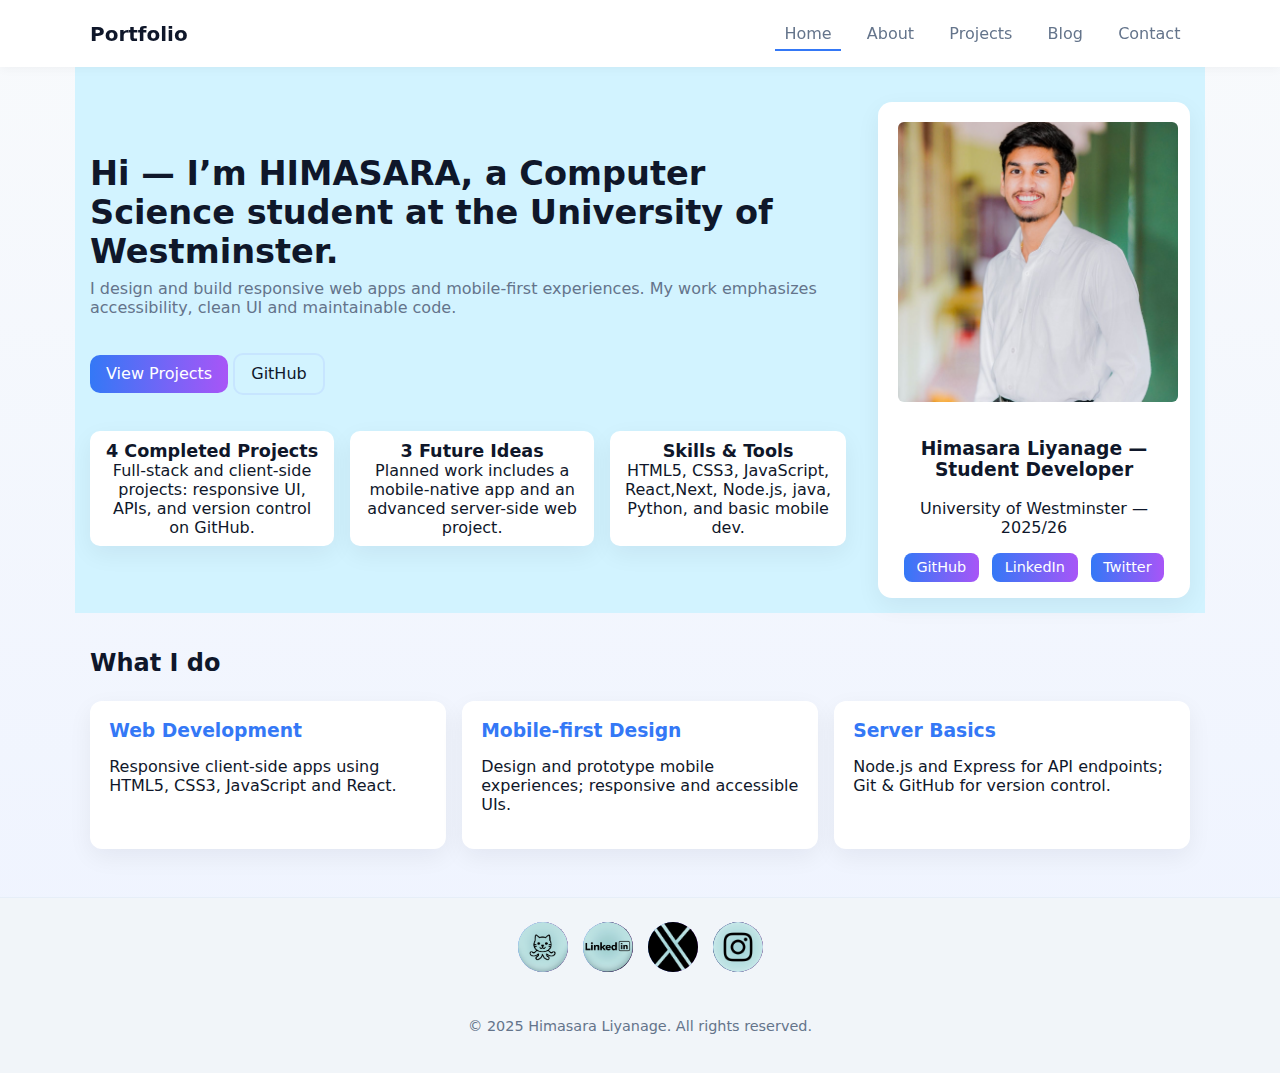
<file: index.html>
<!DOCTYPE html>
<html lang="en">
  <head>
    <meta charset="UTF-8" />
    <meta name="viewport" content="width=device-width, initial-scale=1.0" />
    <title>Index</title>
    <link rel="stylesheet" href="style.css" />
  </head>
  <body>
    <!----------- HEADER SECTION ----------->
    <header class="site-header">
      <div class="container header-inner">
        <a href="index.html" class="logo">Portfolio</a>

        <!-- Main Navigation Menu -->
        <nav class="main-nav" aria-label="Main navigation">
          <a href="index.html" class="active">Home</a>
          <a href="about.html">About</a>
          <a href="projects.html">Projects</a>
          <a href="blog.html">Blog</a>
          <a href="contact.html">Contact</a>
        </nav>
      </div>
    </header>

    <!------------ MAIN CONTENT ----------->
    <main>
      <!--------HERO SECTION-------->
      <section class="hero container">
        <div class="hero-inner">
          <div class="hero-copy">
            <h1>
              Hi — I’m <strong>HIMASARA</strong>, a Computer Science student at
              the University of Westminster.
            </h1>
            <p>
              I design and build responsive web apps and mobile-first
              experiences. My work emphasizes accessibility, clean UI and
              maintainable code.
            </p>
            <!---action buttons -->
            <p class="hero-cta">
              <a href="projects.html" class="btn">View Projects</a>
              <a
                href="https://github.com/Doom299"
                class="btn ghost"
                target="_blank"
                rel="noopener"
                >GitHub</a
              >
            </p>
            <!-- Quick Stats List -->
            <ul class="quick-stats">
              <li>
                <strong>4 Completed Projects</strong
                ><span
                  >Full-stack and client-side projects: responsive UI, APIs, and
                  version control on GitHub.</span
                >
              </li>
              <li>
                <strong>3 Future Ideas</strong
                ><span
                  >Planned work includes a mobile-native app and an advanced
                  server-side web project.</span
                >
              </li>
              <li>
                <strong>Skills & Tools</strong
                ><span
                  >HTML5, CSS3, JavaScript, React,Next, Node.js, java, Python,
                  and basic mobile dev.</span
                >
              </li>
            </ul>
          </div>

          <!------- Profile Card (Sidebar) --- -->
          <aside class="hero-aside" aria-hidden="false">
            <div class="profile-card">
              <img src="images/photo.png" alt="Profile thumbnail placeholder" />
              <h3>Himasara Liyanage — Student Developer</h3>
              <p class="muted">University of Westminster — 2025/26</p>

              <!-- Social Links Line -->
              <div class="social-line">
                <a
                  href="https://github.com/Doom299"
                  target="_blank"
                  rel="noopener"
                  >GitHub</a
                >
                <a
                  href="https://www.linkedin.com/in/himasara-maliduwa-9260b4357/"
                  target="_blank"
                  rel="noopener"
                  >LinkedIn</a
                >
                <a
                  href="https://x.com/HMaliduwa50477"
                  target="_blank"
                  rel="noopener"
                  >Twitter</a
                >
              </div>
            </div>
          </aside>
        </div>
      </section>

      <section class="container highlights">
        <h2>What I do</h2>
        <div class="features">
          <article class="feature">
            <h3>Web Development</h3>
            <p>
              Responsive client-side apps using HTML5, CSS3, JavaScript and
              React.
            </p>
          </article>

          <article class="feature">
            <h3>Mobile-first Design</h3>
            <p>
              Design and prototype mobile experiences; responsive and accessible
              UIs.
            </p>
          </article>

          <article class="feature">
            <h3>Server Basics</h3>
            <p>
              Node.js and Express for API endpoints; Git & GitHub for version
              control.
            </p>
          </article>
        </div>
      </section>
    </main>

    <!----------footer---------->
    <footer class="site-footer">
      <div class="footer-top">
        <div class="footer-buttons">
          <a href="https://github.com/Doom299" target="_blank">
            <img
              src="images/github_logo.png"
              alt="GitHub"
              width="24"
              height="24"
            />
          </a>
          <a
            href="https://www.linkedin.com/in/himasara-maliduwa-9260b4357/"
            target="_blank"
          >
            <img
              src="images/linkedin_logo.png"
              alt="LinkedIn"
              width="24"
              height="24"
            />
          </a>
          <a href="https://x.com/HMaliduwa50477" target="_blank">
            <img src="images/x_logo.jpg" alt="Twitter" width="24" height="24" />
          </a>

          <a
            href="https://www.instagram.com/__h_i_m_a_sara____"
            target="_blank"
          >
            <img
              src="images/instergram_logo.jpg"
              alt="instergram"
              width="24"
              height="24"
            />
          </a>
        </div>
      </div>

      <div class="footer-bottom">
        <p class="footer-copy">
          © 2025 Himasara Liyanage. All rights reserved.
        </p>
      </div>
    </footer>
  </body>
</html>
</file>
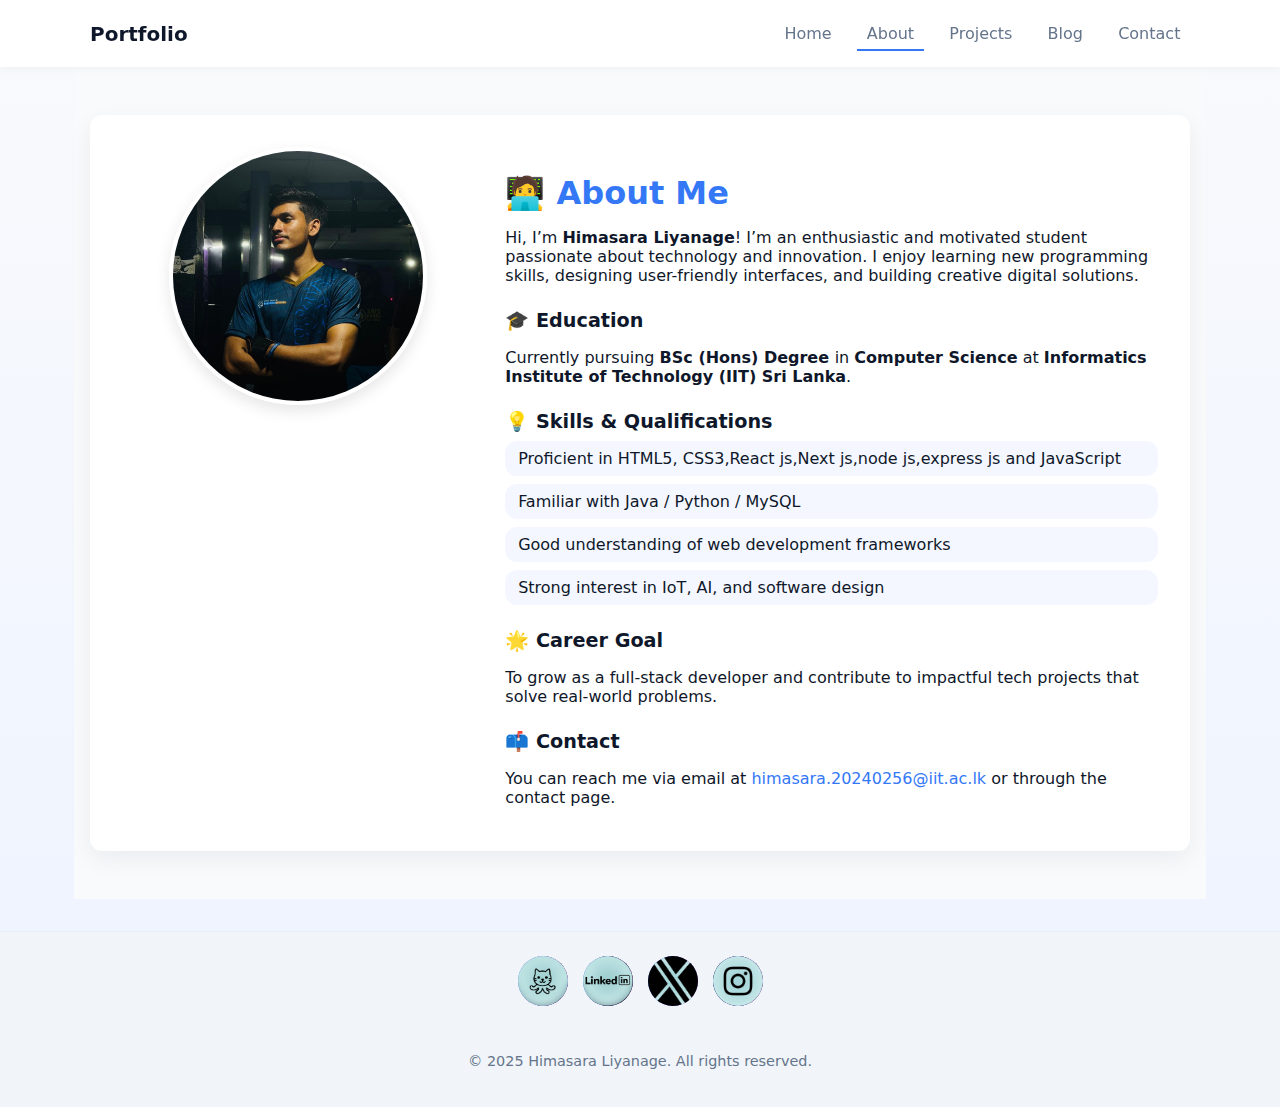
<file: about.html>
<!DOCTYPE html>
<html lang="en">
  <head>
    <meta charset="UTF-8" />
    <meta name="viewport" content="width=device-width, initial-scale=1.0" />
    <title>Document</title>
    <link rel="stylesheet" href="style.css" />
  </head>
  <body>
    <header class="site-header">
      <div class="container header-inner">
        <a href="index.html" class="logo">Portfolio</a>
        <nav class="main-nav" aria-label="Main navigation">
          <a href="index.html">Home</a>
          <a href="about.html" class="active">About</a>
          <a href="projects.html">Projects</a>
          <a href="blog.html">Blog</a>
          <a href="contact.html">Contact</a>
        </nav>
      </div>
    </header>

    <section class="about-section container">
      <div class="about-card">
        <!-- Profile Photo -->
        <div class="about-photo">
          <img src="images/about_photo.jpg" alt="Himasara Liyanage" />
        </div>

        <!-- Text Content -->
        <div class="about-content">
          <h2>🧑‍💻 About Me</h2>
          <p>
            Hi, I’m <strong>Himasara Liyanage</strong>! I’m an enthusiastic and
            motivated student passionate about technology and innovation. I
            enjoy learning new programming skills, designing user-friendly
            interfaces, and building creative digital solutions.
          </p>

          <h3>🎓 Education</h3>
          <p>
            Currently pursuing <strong>BSc (Hons) Degree </strong> in
            <strong>Computer Science</strong> at
            <strong> Informatics Institute of Technology (IIT) Sri Lanka</strong
            >.
          </p>

          <h3>💡 Skills & Qualifications</h3>
          <ul>
            <li>
              Proficient in HTML5, CSS3,React js,Next js,node js,express js and
              JavaScript
            </li>
            <li>Familiar with Java / Python / MySQL</li>
            <li>Good understanding of web development frameworks</li>
            <li>Strong interest in IoT, AI, and software design</li>
          </ul>

          <h3>🌟 Career Goal</h3>
          <p>
            To grow as a full-stack developer and contribute to impactful tech
            projects that solve real-world problems.
          </p>

          <h3>📫 Contact</h3>
          <p>
            You can reach me via email at
            <a href="mailto:himasara.20240256@iit.ac.lk"
              >himasara.20240256@iit.ac.lk</a
            >
            or through the contact page.
          </p>
        </div>
      </div>
    </section>

    <!----------footer---------->
    <footer class="site-footer">
      <div class="footer-top">
        <div class="footer-buttons">
          <a href="https://github.com/Doom299" target="_blank">
            <img
              src="images/github_logo.png"
              alt="GitHub"
              width="24"
              height="24"
            />
          </a>
          <a
            href="https://www.linkedin.com/in/himasara-maliduwa-9260b4357/"
            target="_blank"
          >
            <img
              src="images/linkedin_logo.png"
              alt="LinkedIn"
              width="24"
              height="24"
            />
          </a>
          <a href="https://x.com/HMaliduwa50477" target="_blank">
            <img src="images/x_logo.jpg" alt="Twitter" width="24" height="24" />
          </a>

          <a
            href="https://www.instagram.com/__h_i_m_a_sara____"
            target="_blank"
          >
            <img
              src="images/instergram_logo.jpg"
              alt="instergram"
              width="24"
              height="24"
            />
          </a>
        </div>
      </div>

      <div class="footer-bottom">
        <p class="footer-copy">
          © 2025 Himasara Liyanage. All rights reserved.
        </p>
      </div>
    </footer>
  </body>
</html>
</file>
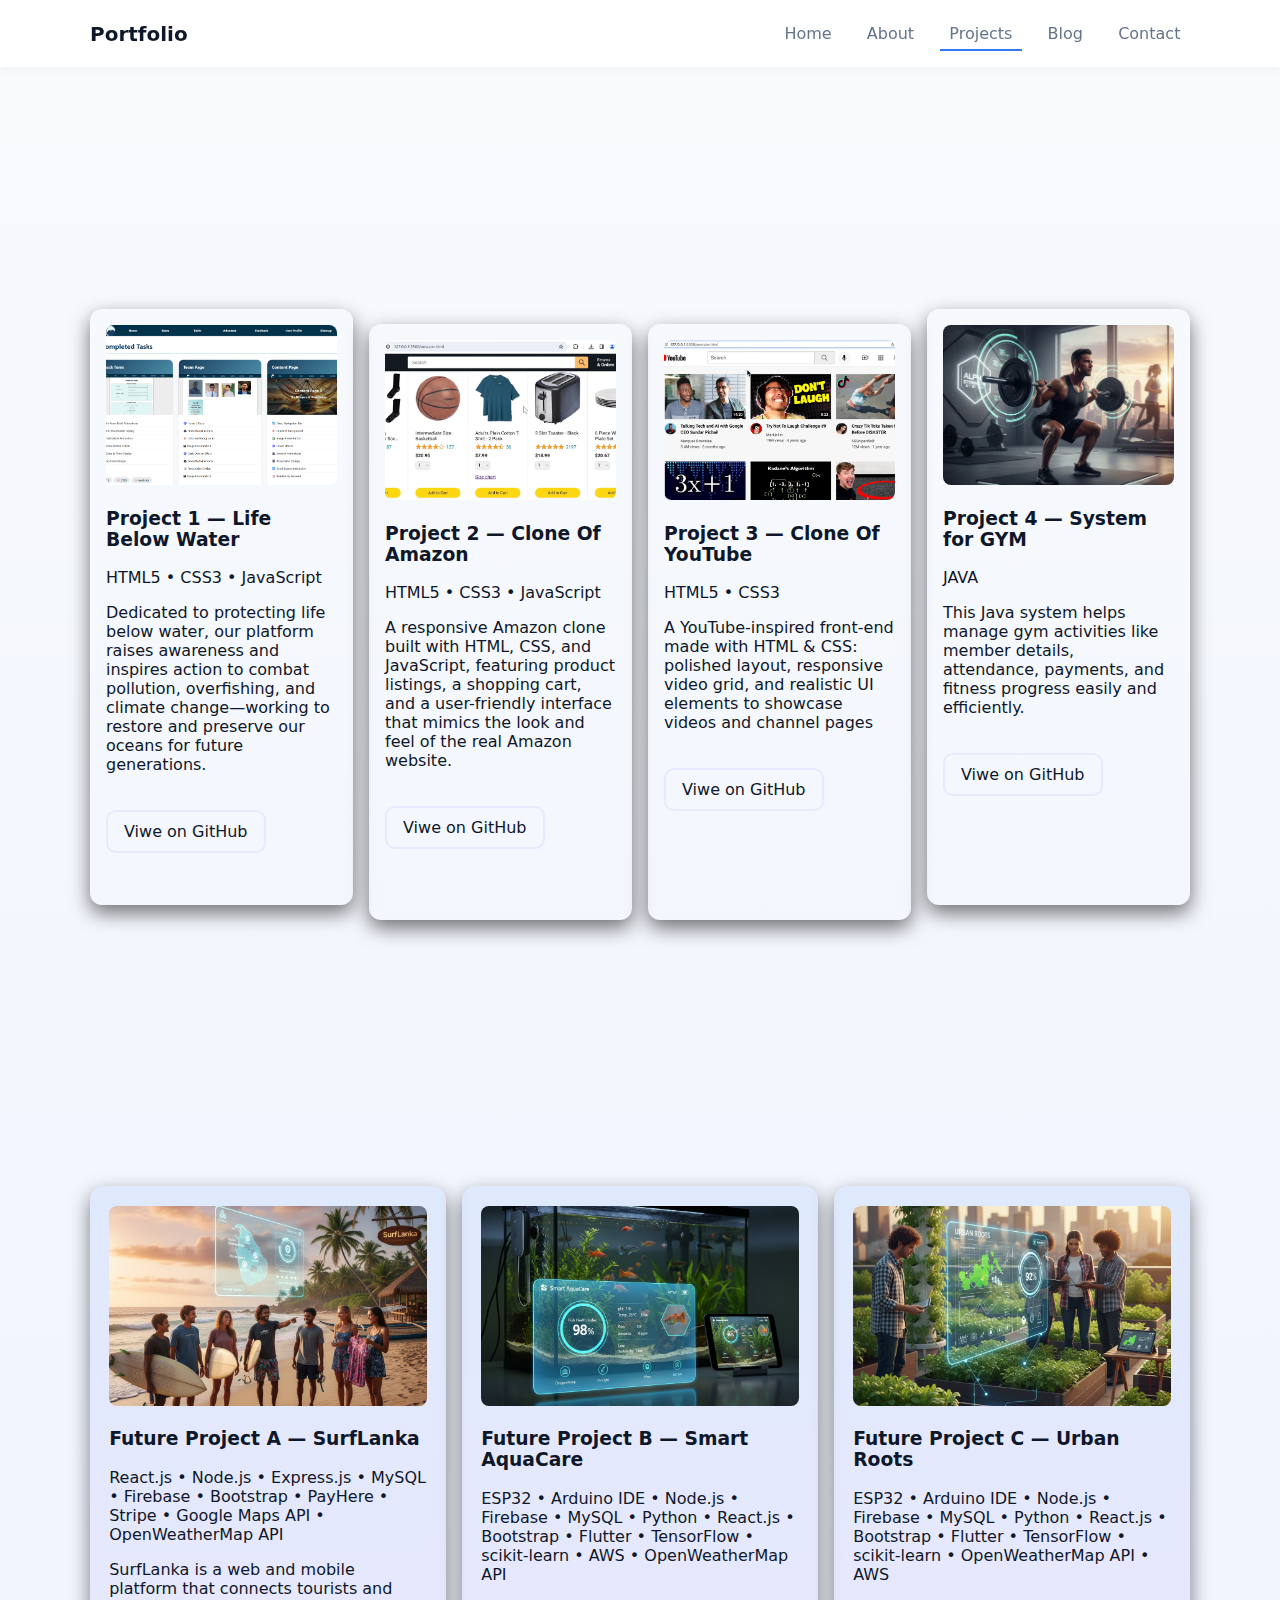
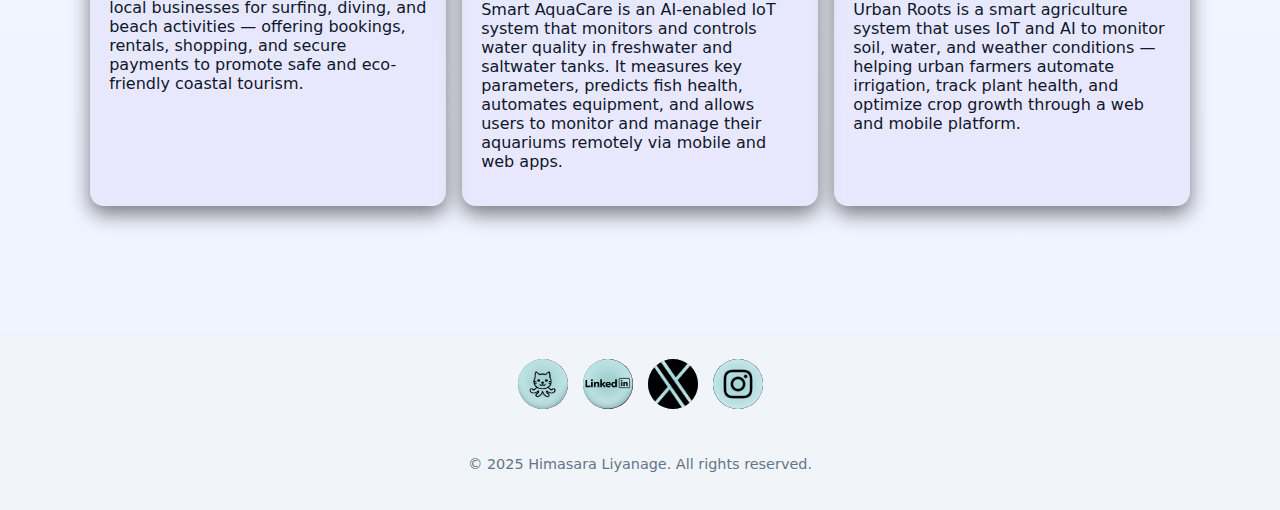
<file: projects.html>
<!DOCTYPE html>
<html lang="en">
  <head>
    <meta charset="UTF-8" />
    <meta name="viewport" content="width=device-width, initial-scale=1.0" />
    <title>Projects</title>
    <link rel="stylesheet" href="style.css" />
  </head>
  <body>
    <!----------- HEADER SECTION ----------->
    <header class="site-header">
      <div class="container header-inner">
        <a href="index.html" class="logo">Portfolio</a>
        <!-- Main Navigation Menu -->
        <nav class="main-nav" aria-label="Main navigation">
          <a href="index.html">Home</a>
          <a href="about.html">About</a>
          <a href="projects.html" class="active">Projects</a>
          <a href="blog.html">Blog</a>
          <a href="contact.html">Contact</a>
        </nav>
      </div>
    </header>

    <!------------ MAIN CONTENT ----------->
    <main class="container">
      <!-- Completed Projects Banner -->
      <div class="section-banner completed-banner">
        <h1>Completed Projects</h1>
      </div>
      <section class="project-grid">
        <!-- Repeat for each of the 4 completed projects -->
        <article class="project-card">
          <div class="thumb">
            <img src="images/project_1_img.png" alt="Project 1 thumbnail" />
          </div>
          <h3>Project 1 — Life Below Water</h3>
          <p class="project-meta">HTML5 • CSS3 • JavaScript</p>
          <p>
            Dedicated to protecting life below water, our platform raises
            awareness and inspires action to combat pollution, overfishing, and
            climate change—working to restore and preserve our oceans for future
            generations.
          </p>
          <p class="hero-cta">
            <a
              href="https://github.com/Doom299/Web_Coursework"
              class="btn ghost"
              target="_blank"
              rel="noopener"
              >Viwe on GitHub</a
            >
          </p>
        </article>

        <article class="project-card">
          <div class="thumb">
            <img src="images/project_2_img.png" alt="Project 2 thumbnail" />
          </div>
          <h3>Project 2 — Clone Of Amazon</h3>
          <p class="project-meta">HTML5 • CSS3 • JavaScript</p>
          <p>
            A responsive Amazon clone built with HTML, CSS, and JavaScript,
            featuring product listings, a shopping cart, and a user-friendly
            interface that mimics the look and feel of the real Amazon website.
          </p>
          <p class="hero-cta">
            <a
              href="https://github.com/Doom299/CloneOfAmazon"
              class="btn ghost"
              target="_blank"
              rel="noopener"
              >Viwe on GitHub</a
            >
          </p>
        </article>

        <article class="project-card">
          <div class="thumb">
            <img src="images/project_3_img.png" alt="Project 3 thumbnail" />
          </div>
          <h3>Project 3 — Clone Of YouTube</h3>
          <p class="project-meta">HTML5 • CSS3</p>
          <p>
            A YouTube-inspired front-end made with HTML & CSS: polished layout,
            responsive video grid, and realistic UI elements to showcase videos
            and channel pages
          </p>
          <p class="hero-cta">
            <a
              href="https://github.com/Doom299/CloneOfYouTube"
              class="btn ghost"
              target="_blank"
              rel="noopener"
              >Viwe on GitHub</a
            >
          </p>
        </article>

        <article class="project-card">
          <div class="thumb">
            <img src="images/project_4_img.png" alt="Project 4 thumbnail" />
          </div>
          <h3>Project 4 — System for GYM</h3>
          <p class="project-meta">JAVA</p>
          <p>
            This Java system helps manage gym activities like member details,
            attendance, payments, and fitness progress easily and efficiently.
          </p>
          <p class="hero-cta">
            <a
              href="https://github.com/Doom299/SystemForGym"
              class="btn ghost"
              target="_blank"
              rel="noopener"
              >Viwe on GitHub</a
            >
          </p>
        </article>
      </section>

      <!-- ===== FUTURE PROJECTS SECTION ===== -->
      <div class="section-banner future-banner">
        <h2>Future Projects</h2>
      </div>
      <section class="project-grid">
        <article class="future-card">
          <div class="thumb">
            <img src="images/project_A.png" alt="Future Project 1" />
          </div>
          <h3>Future Project A — SurfLanka</h3>
          <p class="project-meta">
            React.js • Node.js • Express.js • MySQL • Firebase • Bootstrap •
            PayHere • Stripe • Google Maps API • OpenWeatherMap API
          </p>
          <p>
            SurfLanka is a web and mobile platform that connects tourists and
            local businesses for surfing, diving, and beach activities —
            offering bookings, rentals, shopping, and secure payments to promote
            safe and eco-friendly coastal tourism.
          </p>
        </article>

        <article class="future-card">
          <div class="thumb">
            <img src="images/project_B.png" alt="Future Project 2" />
          </div>
          <h3>Future Project B — Smart AquaCare</h3>
          <p class="project-meta">
            ESP32 • Arduino IDE • Node.js • Firebase • MySQL • Python • React.js
            • Bootstrap • Flutter • TensorFlow • scikit-learn • AWS •
            OpenWeatherMap API
          </p>
          <p>
            Smart AquaCare is an AI-enabled IoT system that monitors and
            controls water quality in freshwater and saltwater tanks. It
            measures key parameters, predicts fish health, automates equipment,
            and allows users to monitor and manage their aquariums remotely via
            mobile and web apps.
          </p>
        </article>

        <article class="future-card">
          <div class="thumb">
            <img src="images/project_C.png" alt="Future Project 3" />
          </div>
          <h3>Future Project C — Urban Roots</h3>
          <p class="project-meta">
            ESP32 • Arduino IDE • Node.js • Firebase • MySQL • Python • React.js
            • Bootstrap • Flutter • TensorFlow • scikit-learn • OpenWeatherMap
            API • AWS
          </p>
          <p>
            Urban Roots is a smart agriculture system that uses IoT and AI to
            monitor soil, water, and weather conditions — helping urban farmers
            automate irrigation, track plant health, and optimize crop growth
            through a web and mobile platform.
          </p>
        </article>
      </section>
    </main>

    <!----------footer---------->
    <footer class="site-footer">
      <div class="footer-top">
        <div class="footer-buttons">
          <a href="https://github.com/Doom299" target="_blank">
            <img
              src="images/github_logo.png"
              alt="GitHub"
              width="24"
              height="24"
            />
          </a>
          <a
            href="https://www.linkedin.com/in/himasara-maliduwa-9260b4357/"
            target="_blank"
          >
            <img
              src="images/linkedin_logo.png"
              alt="LinkedIn"
              width="24"
              height="24"
            />
          </a>
          <a href="https://x.com/HMaliduwa50477" target="_blank">
            <img src="images/x_logo.jpg" alt="Twitter" width="24" height="24" />
          </a>

          <a
            href="https://www.instagram.com/__h_i_m_a_sara____"
            target="_blank"
          >
            <img
              src="images/instergram_logo.jpg"
              alt="instergram"
              width="24"
              height="24"
            />
          </a>
        </div>
      </div>

      <div class="footer-bottom">
        <p class="footer-copy">
          © 2025 Himasara Liyanage. All rights reserved.
        </p>
      </div>
    </footer>
  </body>
</html>
</file>
<file: style.css>
/* ============================================================
   🎨 GLOBAL VARIABLES & BASE STYLES
   ============================================================ */

/* Define theme variables (colors, radius, shadows, layout width) */
:root {
  --bg: #f8fafc;
  --card: #ffffff;
  --accent1: 52, 120, 246; /* blue accent */
  --accent2: 168, 85, 247; /* violet accent */
  --text: #0f172a;
  --muted: #64748b;
  --radius: 12px;
  --container: 1100px;
  --shadow: 0 8px 24px rgba(15, 23, 42, 0.06);
  --gradient: linear-gradient(
    90deg,
    rgba(var(--accent1), 1),
    rgba(var(--accent2), 1)
  );
}

/* General body styling */
body {
  margin: 0;
  font-family: "Poppins", system-ui, -apple-system, "Segoe UI", Roboto,
    sans-serif;
  background: linear-gradient(180deg, #f8fafc 0%, #eef3ff 100%);
  color: var(--text);
  -webkit-font-smoothing: antialiased;
}

/* Container centers and limits max width */
.container {
  max-width: var(--container);
  margin: 0 auto;
  padding: 1rem;
}

/* ============================================================
   🧭 HEADER & NAVIGATION BAR
   ============================================================ */

.site-header {
  background: rgba(255, 255, 255, 0.9);
  position: sticky;
  top: 0;
  z-index: 40;
  backdrop-filter: blur(6px);
  box-shadow: 0 2px 10px rgba(2, 6, 23, 0.04);
}

.header-inner {
  display: flex;
  align-items: center;
  justify-content: space-between;
  padding: 1rem;
}

/* Site logo */
.logo {
  font-weight: 700;
  font-size: 1.25rem;
  text-decoration: none;
  color: var(--text);
}

/* Main navigation layout */
.main-nav {
  display: flex;
  gap: 1rem;
}

/* Navigation links styling */
.main-nav a {
  color: var(--muted);
  padding: 0.5rem 0.6rem;
  border-radius: 8px;
  position: relative;
  text-decoration: none;
  transition: all 0.18s ease;
}

/* Hover / focus state */
.main-nav a:hover,
.main-nav a:focus {
  color: var(--text);
  transform: translateY(-2px);
}

/* Animated underline effect */
.main-nav a::after {
  content: "";
  position: absolute;
  left: 0;
  bottom: 0;
  width: 0%;
  height: 2px;
  background: rgb(var(--accent1));
  transition: width 0.3s ease;
}

/* Keep underline for active link */
.main-nav a:hover::after,
.main-nav a.active::after {
  width: 100%;
}

/* ============================================================
   🦸 HERO SECTION
   ============================================================ */

.hero {
  padding: 15px;
  padding-top: 35px;
  background-color: #d2f3ff;
}

.hero-inner {
  display: flex;
  gap: 2rem;
  align-items: center;
}

.hero-copy h1 {
  font-size: 2.1rem;
  margin: 0 0 0.5rem;
}

.hero-copy p {
  color: var(--muted);
  margin: 0 0 1rem;
}

.hero-cta {
  margin-top: 0.8rem;
}

/* ============================================================
   🔘 BUTTON STYLES
   ============================================================ */

.btn {
  display: inline-block;
  padding: 0.6rem 1rem;
  border-radius: 10px;
  background: var(--gradient);
  color: #fff;
  text-decoration: none;
  transition: all 0.2s ease;
  margin: 20px 0;
}

.btn:hover {
  transform: translateY(-2px);
}

/* Ghost button (outlined version) */
.btn.ghost {
  background: transparent;
  border: 2px solid rgba(32, 12, 248, 0.06);
  color: var(--text);
}

.btn.ghost:hover {
  background: var(--gradient);
  color: #fff;
}

/* ============================================================
   👤 PROFILE CARD
   ============================================================ */

.profile-card {
  background: var(--card);
  padding: 1rem;
  border-radius: 14px;
  box-shadow: var(--shadow);
  text-align: center;
  width: 280px;
}

.profile-card img {
  width: 100%;
  height: 280px;
  object-fit: cover;
  border-radius: 10px;
  margin-bottom: 0.6rem;
  border: 4px solid #fff;
}

/* ============================================================
   🔗 SOCIAL BUTTONS (Flex Layout)
   ============================================================ */

.social-line {
  display: flex;
  gap: 0.8rem;
  justify-content: center;
  flex-wrap: wrap;
  margin-top: 1rem;
}

.social-line a {
  display: inline-block;
  padding: 0.4rem 0.8rem;
  font-size: 0.9rem;
  border-radius: 8px;
  background: var(--gradient);
  color: #fff;
  text-decoration: none;
  transition: transform 0.2s ease, box-shadow 0.2s ease;
}

/* Hover animation */
.social-line a:hover {
  transform: translateY(-2px) scale(1.05);
  box-shadow: 0 6px 12px rgba(0, 0, 0, 0.15);
}

/* ============================================================
   📊 QUICK STATS
   ============================================================ */

.quick-stats {
  display: flex;
  gap: 1rem;
  list-style: none;
  padding: 0;
  margin: 1rem 0 0;
}

.quick-stats li {
  background: #fff;
  padding: 0.6rem 0.9rem;
  border-radius: 10px;
  box-shadow: var(--shadow);
  text-align: center;
}

.quick-stats strong {
  display: block;
  font-size: 1.1rem;
}

/* ============================================================
   🧩 FEATURES / CARDS
   ============================================================ */

.features {
  display: grid;
  grid-template-columns: repeat(auto-fit, minmax(220px, 1fr));
  gap: 1rem;
  margin-top: 1.5rem;
}

.feature {
  background: var(--card);
  padding: 1.2rem;
  border-radius: 12px;
  box-shadow: var(--shadow);
}

.feature h3 {
  margin: 0 0 0.6rem;
  color: rgb(var(--accent1));
}

/* ===========================
   Section Banners (Responsive + Animated)
=========================== */
.section-banner {
  width: 100%;
  max-width: 900px;
  margin: 2rem auto;
  text-align: center;
  color: #fff;
  padding: 2rem 1rem;
  border-radius: 12px;
  font-family: "Poppins", sans-serif;
  box-shadow: 0 4px 15px rgba(0, 0, 0, 0.2);

  /* Animation */
  opacity: 0;
  transform: translateY(10px);
  animation: fadeInBanner 0.6s ease-out forwards;
}

/* Gradient variations */
.completed-banner {
  background: linear-gradient(135deg, #6c68b9, #8bb7ff);
}

.future-banner {
  background: linear-gradient(135deg, #585093, #64d2e6);
}

/* Animation keyframes */
@keyframes fadeInBanner {
  to {
    opacity: 1;
    transform: translateY(0);
  }
}

/* Responsive Design */
@media (max-width: 768px) {
  .section-banner {
    padding: 1.2rem 0rem;
  }

  .section-banner h1 {
    font-size: 1.5rem;
  }

  .section-banner h2 {
    font-size: 1.3rem;
  }
}

/* ============================================================
   🧱 PROJECTS GRID
   ============================================================ */

/* Grid layout for project cards */
.project-grid {
  display: grid;
  grid-template-columns: repeat(auto-fit, minmax(240px, 1fr));
  gap: 1rem;
  margin-top: 50px;
  margin-bottom: 80px;
}

/* Project card design */
.project-card {
  background: linear-gradient(
    180deg,
    rgba(255, 255, 255, 0.02),
    rgba(255, 255, 255, 0.01)
  );
  padding: 1rem;
  border-radius: 12px;
  box-shadow: 0 8px 20px rgba(0, 0, 0, 0.55);
  transition: transform 0.25s ease, box-shadow 0.25s ease;
}

/* Offset middle cards for depth */
.project-card:nth-child(2),
.project-card:nth-child(3) {
  transform: translateY(15px);
}

/* Hover effect */
.project-card:hover {
  transform: translateY(-6px) scale(1.01);
  box-shadow: 0 18px 40px rgba(0, 0, 0, 0.7);
}

/* Image inside project card */
.project-card img {
  width: 100%;
  height: 160px;
  object-fit: cover;
  border-radius: 8px;
}

/* Reset stagger on mobile */
@media (max-width: 768px) {
  .project-card {
    transform: none !important;
  }
}

/*future project cards*/
/* Floating animation for the 3 new cards */
.future-card {
  margin-top: 20px;
  background: linear-gradient(
    180deg,
    rgba(52, 120, 246, 0.1),
    rgba(168, 85, 247, 0.08)
  );
  padding: 1.2rem;
  border-radius: 14px;
  box-shadow: 0 8px 20px rgba(0, 0, 0, 0.5);
  text-align: left;
  animation: floaty 6s ease-in-out infinite; /*  Floating effect */
}
.future-card img {
  width: 100%;
  height: 200px;
  object-fit: cover;
  border-radius: 8px;
}

/* Slight stagger for realism  */
.future-card:nth-child(1) {
  animation-delay: 0s;
}
.future-card:nth-child(2) {
  animation-delay: 1s;
}
.future-card:nth-child(3) {
  animation-delay: 2s;
}

/* flooting Animation */
@keyframes floaty {
  0% {
    transform: translateY(0);
  }
  50% {
    transform: translateY(-6px);
  }
  100% {
    transform: translateY(0);
  }
}

/* ===========================
   CONTACT SECTION STYLING
   =========================== */

/* Main contact container */
.contact-area {
  background: #ffffff;
  border-radius: 16px;
  padding: 2rem 1.5rem;
  max-width: 720px;
  margin: 2rem auto;
  box-shadow: 0 4px 15px rgba(0, 0, 0, 0.1);
}

/* Section heading */
.contact-area h2 {
  text-align: center;
  margin-bottom: 1.5rem;
  font-size: 1.5rem;
  color: #222;
}

/* Flexbox layout for the form */
.contact-form {
  display: flex;
  flex-wrap: wrap;
  gap: 1rem;
}

/* Each input group styling */
.form-group {
  flex: 1 1 100%;
  display: flex;
  flex-direction: column;
  gap: 0.4rem;
}

/* Full-width input areas and fieldsets */
.full-width {
  flex: 1 1 100%;
  display: flex;
  flex-direction: column;
  gap: 0.5rem;
  border: 1px solid #ccc;
  border-radius: 8px;
  padding: 1rem;
}

/* Button styling inside fieldsets */
.full-width button {
  flex: 1;
  max-width: 150px;
  padding: 0.7rem 1rem;
  border: none;
  border-radius: 8px;
  font-size: 1rem;
  cursor: pointer;
  transition: transform 0.2s ease, background 0.2s ease;
}

/* Checkbox alignment */
.full-width label {
  display: flex;
  align-items: center;
  gap: 0.4rem;
  font-size: 1rem;
  color: #333;
}

/* Larger checkboxes for better UX */
.full-width input[type="checkbox"] {
  width: 18px;
  height: 18px;
  cursor: pointer;
}

/* Inputs, dropdowns, and text areas */
.contact-form input,
.contact-form select,
.contact-form textarea {
  padding: 0.8rem;
  border: 1px solid #ccc;
  border-radius: 8px;
  font-size: 1rem;
  width: 100%;
  box-sizing: border-box;
  transition: border-color 0.2s ease, box-shadow 0.2s ease;
}

/* Input focus effect */
.contact-form input:focus,
.contact-form select:focus,
.contact-form textarea:focus {
  border-color: #007bff;
  box-shadow: 0 0 0 3px rgba(0, 123, 255, 0.15);
  outline: none;
}

/* File input customization */
input[type="file"] {
  background: #f9f9f9;
  padding: 0.6rem;
  cursor: pointer;
}

/* Validation feedback */
input:invalid,
textarea:invalid {
  border-color: #e74c3c;
}

input:valid,
textarea:valid {
  border-color: #2ecc71;
}

/* Fieldset block layout */
fieldset {
  border: 1px solid #ddd;
  border-radius: 10px;
  padding: 1rem;
  display: flex;
  gap: 1.5rem;
  flex-wrap: wrap;
  background: #fafafa;
  margin-top: 0.5rem;
}

/* Fieldset title */
legend {
  padding: 0 0.5rem;
  font-weight: 600;
  color: #333;
}

/* Aligning submit/reset buttons */
.form-buttons {
  display: flex;
  justify-content: center;
  align-items: center;
  gap: 1rem;
  margin-top: 1.5rem;
}

/* Shared button styles */
.form-buttons button {
  flex: 1;
  max-width: 160px;
  padding: 0.7rem 1.2rem;
  border: none;
  border-radius: 8px;
  font-size: 1rem;
  cursor: pointer;
  transition: background 0.3s ease, transform 0.2s ease;
}

/* Submit button */
.submit-btn {
  background: #007bff;
  color: #fff;
}

.submit-btn:hover {
  background: #0056d2;
  transform: translateY(-2px);
}

/* Reset button */
.reset-btn {
  background: #f1f1f1;
  color: #333;
}

.reset-btn:hover {
  background: #dcdcdc;
  transform: translateY(-2px);
}

/* Responsive form layout */
@media (max-width: 640px) {
  .form-group {
    flex: 1 1 100%;
  }

  .contact-area {
    padding: 1.5rem;
  }

  .form-buttons {
    flex-direction: column;
  }

  .submit-btn,
  .reset-btn {
    width: 100%;
  }
}

/* ===========================
   BLOG POST STYLES
   =========================== */

.post {
  background: var(--card);
  padding: 1rem;
  border-radius: 10px;
  margin-bottom: 1rem;
  position: relative;
  transition: transform 0.2s ease, box-shadow 0.2s ease;
}

/* Decorative icon before blog title */
.post > header > h2::before {
  content: "✦";
  display: inline-block;
  margin-right: 0.5rem;
  color: rgb(var(--accent1));
  transform: rotate(-20deg);
  font-size: 1.1rem;
}

/* Post content styling */
.post > p {
  color: var(--text);
  line-height: 1.5rem;
  margin-top: 0.5rem;
}

/* Style for additional paragraphs */
.post p:not(:first-of-type) {
  margin-top: 1rem;
  font-style: italic;
  color: var(--muted);
}

/* Date display in blog post */
.post time {
  color: var(--muted);
  display: block;
  margin-bottom: 0.5rem;
  font-size: 0.9rem;
}

/* Subtle hover animation on icon */
.post:hover > header > h2::before {
  transform: rotate(0deg) scale(1.2);
  transition: transform 0.3s ease;
}

/* ===========================
   ABOUT SECTION
   =========================== */

/* Section background */
.about-section {
  background: var(--bg);
  padding: 3rem 1rem;
}

/* Main about card layout */
.about-card {
  display: flex;
  flex-wrap: wrap;
  gap: 2rem;
  background: var(--card);
  border-radius: var(--radius);
  box-shadow: var(--shadow);
  padding: 2rem;
  max-width: var(--container);
  margin: 0 auto;
  align-items: flex-start;
  transition: transform 0.3s ease, box-shadow 0.3s ease;
}

/* Lift card on hover */
.about-card:hover {
  transform: translateY(-5px);
  box-shadow: 0 12px 30px rgba(0, 0, 0, 0.15);
}

/* Profile photo area */
.about-photo {
  flex: 1 1 250px;
  display: flex;
  justify-content: center;
  align-items: center;
  transition: transform 0.9s ease;
}

/* Image hover animation */
.about-photo img:hover {
  transform: scale(1.05) rotate(1deg);
  box-shadow: 0 12px 25px rgba(0, 0, 0, 0.2);
  cursor: pointer;
}

/* Profile photo styling */
.about-photo img {
  width: 250px;
  height: 250px;
  object-fit: cover;
  border-radius: 50%;
  border: 4px solid #fff;
  box-shadow: 0 6px 15px rgba(0, 0, 0, 0.1);
}

/* Text content styling */
.about-content {
  flex: 2 1 450px;
}

.about-content h2 {
  font-size: 2rem;
  color: rgb(var(--accent1));
  margin-bottom: 1rem;
}

.about-content h3 {
  font-size: 1.2rem;
  color: var(--text);
  margin-top: 1.5rem;
  margin-bottom: 0.5rem;
}

.about-content p {
  margin-bottom: 0.8rem;
  color: var(--text);
}

/* Skill list */
.about-content ul {
  list-style: none;
  padding-left: 0;
  margin: 0.5rem 0;
}

.about-content li {
  background: #f4f7ff;
  padding: 0.5rem 0.8rem;
  border-radius: var(--radius);
  margin-bottom: 0.5rem;
}

/* Links inside about section */
.about-content a {
  color: rgb(var(--accent1));
  text-decoration: none;
}

.about-content a:hover {
  text-decoration: underline;
}

/* Responsive layout for smaller screens */
@media (max-width: 768px) {
  .about-card {
    flex-direction: column;
    align-items: center;
    text-align: center;
  }

  .about-photo img {
    width: 180px;
    height: 180px;
  }

  .about-content {
    flex: 1 1 100%;
  }
}

/* ===========================
   FOOTER STYLING
   =========================== */

/* Footer base */
.site-footer {
  padding: 1.5rem 0;
  margin-top: 2rem;
  text-align: center;
  color: var(--muted);
  background: #f1f5f9;
  border-top: 1px solid #e6eef8;
}

/* Footer top (social icons) */
.footer-top {
  padding-bottom: 1rem;
}

/* Footer bottom (copyright) */
.footer-bottom {
  padding-top: 1rem;
}

/* Social buttons layout */
.footer-buttons {
  display: flex;
  justify-content: center;
  gap: 15px;
}

/* Social button design */
.footer-buttons a {
  display: flex;
  align-items: center;
  justify-content: center;
  width: 50px;
  height: 50px;
  border-radius: 50%;
  background: linear-gradient(
    90deg,
    rgba(var(--accent1), 1),
    rgba(var(--accent2), 1)
  );
  color: #fff;
  text-decoration: none;
  transition: transform 0.3s ease, box-shadow 0.3s ease;
}

/* Hover animation for social buttons */
.footer-buttons a:hover {
  transform: scale(1.1);
  box-shadow: 0 6px 12px rgba(0, 0, 0, 0.15);
}

/* Copyright text */
.footer-copy {
  font-size: 0.9rem;
  color: var(--muted);
  text-align: center;
}

/* Ensure icons fit properly in round buttons */
.footer-buttons a img {
  width: 100%;
  height: 100%;
  object-fit: cover;
  display: block;
  border-radius: 50%;
}

/* ===========================
   RESPONSIVE HEADER NAVBAR
   =========================== */

@media (max-width: 768px) {
  .header-inner {
    flex-direction: column;
    align-items: center;
    gap: 0.8rem;
  }

  .logo {
    order: 1;
    text-align: center;
    width: 100%;
  }

  .main-nav {
    order: 2;
    flex-direction: row;
    justify-content: center;
    flex-wrap: wrap;
    gap: 0.5rem;
    width: 100%;
  }

  .main-nav a {
    padding: 0.6rem 0.8rem;
    font-size: 0.95rem;
  }
}

/* ===========================
   HERO SECTION (RESPONSIVE)
   =========================== */

@media (max-width: 1024px) {
  .hero-inner {
    display: grid;
    grid-template-areas:
      "copy"
      "aside"
      "stats";
    grid-template-columns: 1fr;
    justify-items: center;
  }

  .hero-copy {
    grid-area: copy;
    text-align: center;
  }

  .hero-aside {
    grid-area: aside;
  }

  .quick-stats {
    grid-area: stats;
    flex-direction: column;
    width: 100%;
    gap: 0.8rem;
  }

  .quick-stats li {
    flex: 1 1 100%;
  }
}
</file>
